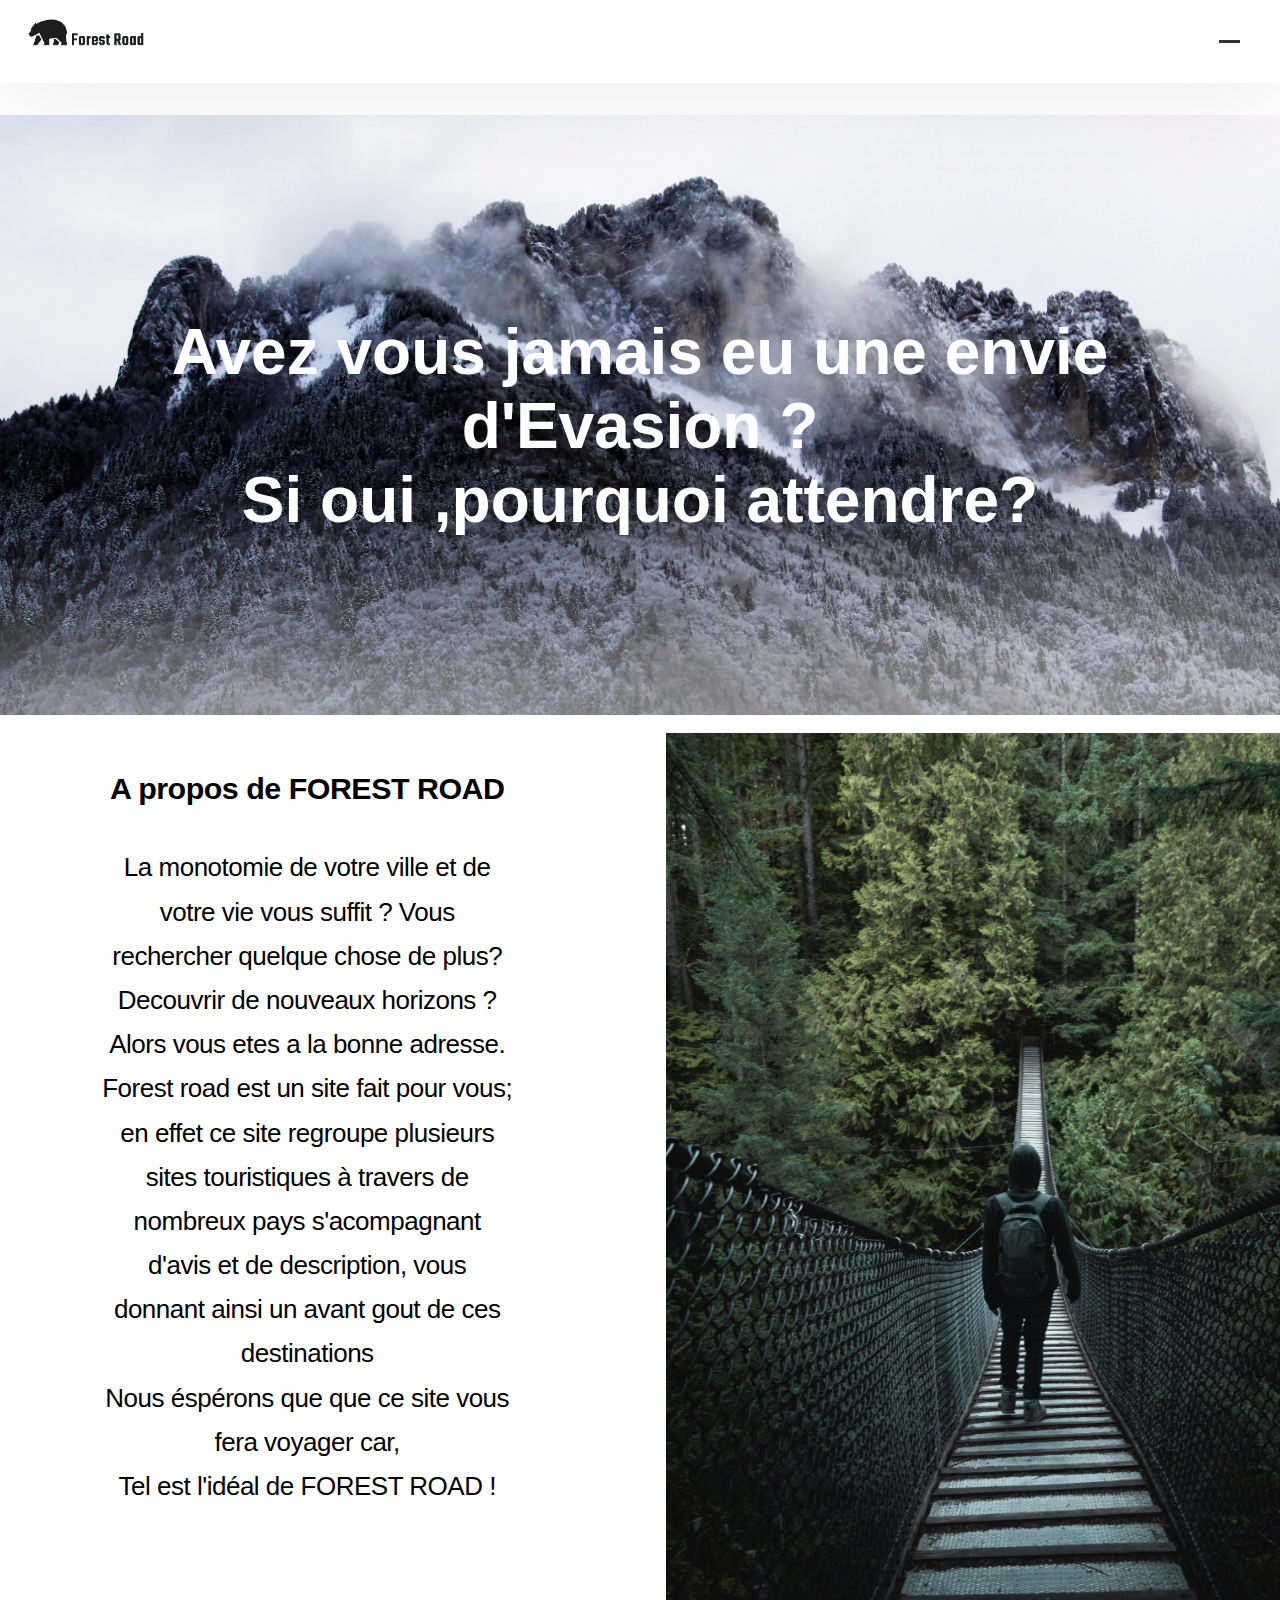
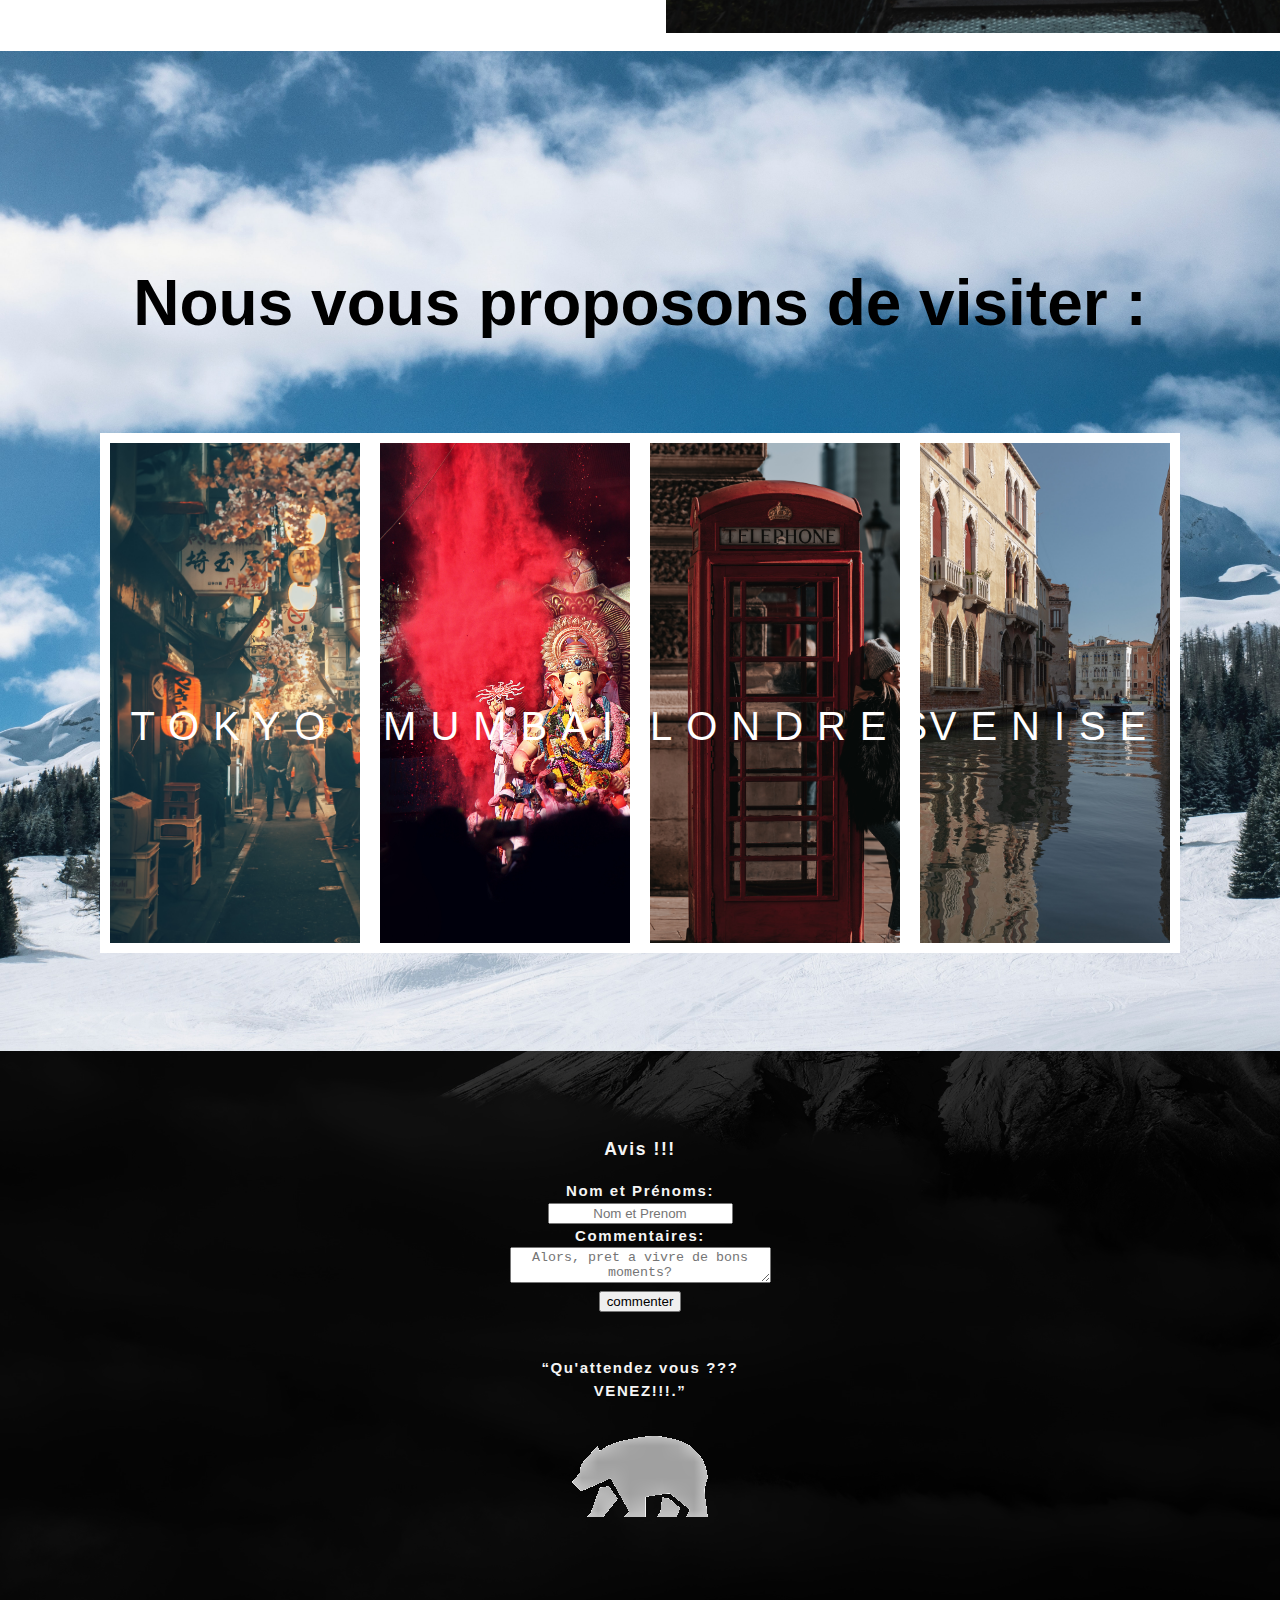
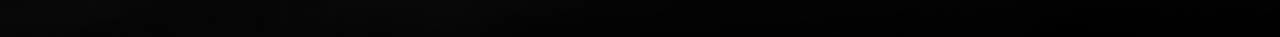
<file: index.html>
<!DOCTYPE html>
<html lang="en">
  <head>
    <meta charset="UTF-8">
    <meta name="viewport" content="width=, initial-scale=1.0">
    <link rel="stylesheet" href="index.css">
    <title>Document</title>
</head>

        <!-- l'entete-->
<header class="header">
    <a href="./index.html" class="logo"><img id="logo" src="./MesDocuments/Screenshot (183).png" alt="Let's share the world"></a>
    <input type="checkbox" class="menu-btn" id="menu-btn">
    <label for="menu-btn" class="menu-icon"><span class="nav-icon"></span></label>
    <ul class="menu"><h3>
        <li id="un"><a href="./index.html">ACCUEIL</a></li>
        <li><a href="./Tokyo.html">TOKYO</a></li>
        <li><a href="./Mumbai.html">MUMBAI</a></li>
        <li><a href="./Venise.html">VENISE</a></li>
        <li><a href="./Londre.html">LONDRES</a></li></h3>
    </ul>
</header>
<br><br><br><br>
<body>

<div class="rowx1" style="height: 600px;background-size: cover;background-image: url(./MesDocuments/jacques-dillies-HCJsQBbbxIE-unsplash.jpg);">
    <div class="Atexte">
        <h1 style="padding: 200px 0px 200px 0px; color: white;">Avez vous jamais eu une envie<br> d'<strong>Evasion ?</strong><br>Si oui ,pourquoi attendre?</h1>
    </div>
</div>

<br>

<div class="rowx2" style="height: 900px;">
    <div class="Btexte" style="height:inherit;width: 48%;float: left;font-size: 26px;line-height: 1.7;letter-spacing: -0.019em;font-weight: 100;font-style: normal;">
        <h3>A propos de FOREST ROAD</h3>
        <P style="margin: 0px 100px;">La monotomie de votre ville et de votre vie vous suffit ? Vous rechercher quelque chose de plus? Decouvrir de nouveaux horizons ? <br> Alors vous etes a la bonne adresse. Forest road est un site fait pour vous; en effet ce site regroupe plusieurs sites touristiques à travers de nombreux pays s'acompagnant d'avis et de description, vous donnant ainsi un avant gout de ces destinations<br>Nous éspérons que que ce site vous fera voyager car,<br>Tel est l'idéal de <strong>FOREST ROAD !</strong></P>
    </div>
    <div class="Bimage" style="width: 48%;height: inherit;float: right;background-size: cover;background-image: url(./MesDocuments/yann-allegre-wO3vU9ZunoU-unsplash.jpg);">
    </div>
</div>


<br>

<div class="rowx3" style="background-size: cover;background-image: url(./MesDocuments/joachim-lesne-j1bsnx6ZFmg-unsplash.jpg);height: 800px;padding: 100px;">
    <br><br><br><br>
        <h1>Nous vous proposons de visiter :</h1>
    <div>
        <div class="lieu1" style="border: 10px solid white;margin:50px 0px;width: 250px; height: 500px; float: left; background-image: url(./MesDocuments/yoav-aziz-tKCd-IWc4gI-unsplash.jpg);background-size: cover;">
            <a class="transitionStylee" href="./Tokyo.html"><h2>TOKYO</h2></a>
        </div>
        <div class="lieu2" style="border: 10px solid white;margin:50px 0px;width: 250px; height: 500px; float: left; background-image: url(./MesDocuments/ajeet-mestry-BtURpnC-J3U-unsplash.jpg);background-size: cover;">
            <a class="transitionStylee" href="./Mumbai.html"><h2>MUMBAI</h2></a>
        </div>
        <div class="lieu3" style="border: 10px solid white;margin:50px 0px;width: 250px; height: 500px;float:right; background-image: url(./MesDocuments/mahkeo-u1xlb8evCow-unsplash.jpg);background-size: cover;">
            <a class="transitionStylee" href="./Venise.html"><h2>VENISE</h2></a>
        </div>
        <div class="lieu4" style="border: 10px solid white;margin:50px 0px;width: 250px; height: 500px; float:right; background-image: url(./MesDocuments/sinval-carvalho-OuouT5dgZc0-unsplash.jpg);background-size: cover;">
            <a class="transitionStylee" href="./Londre.html"><h2>LONDRES</h2></a>
        </div>
    </div>
</div>
</body>

<footer style="background-size: cover;background-image: url(./MesDocuments/fuji-monochrome-7m.jpg);font-size: 15px;line-height: 1.5;letter-spacing: 0.106em;font-weight: 900;">
    <div class="footer">
        <div class="footercontainer" style="color: whitesmoke;background-color: rgba(0, 0, 0, 0.795);">
            <div>
            <form class="formulaire">
                <br><br><br>    
                    <h3>Avis !!!</h3>
                    <div>
                        <label for="NometPr&eacutenom">Nom et Pr&eacutenoms:</label><br>
                        <input type="text" placeholder="Nom et Prenom">
                    </div>
                    <div>
                        <label>Commentaires:</label><br>
                        <textarea placeholder="Alors, pret a vivre de bons moments?" name="commentaire" cols="30" rows="2"></textarea><br>
                        <input type="submit" value="commenter">
                    </div>
                    <div>
                        <br><br>
            </form>
            </div>
            <div class="citation">
                    <q>Qu'attendez vous ???<br>VENEZ!!!.</q>
                    <br>
                    <a href="#"><img src="./MesDocuments/Screenshot.png" alt=""></a>
            </div>
            <br><br><br><br>
        </div>
    </div>
</footer>
</html>
</file>
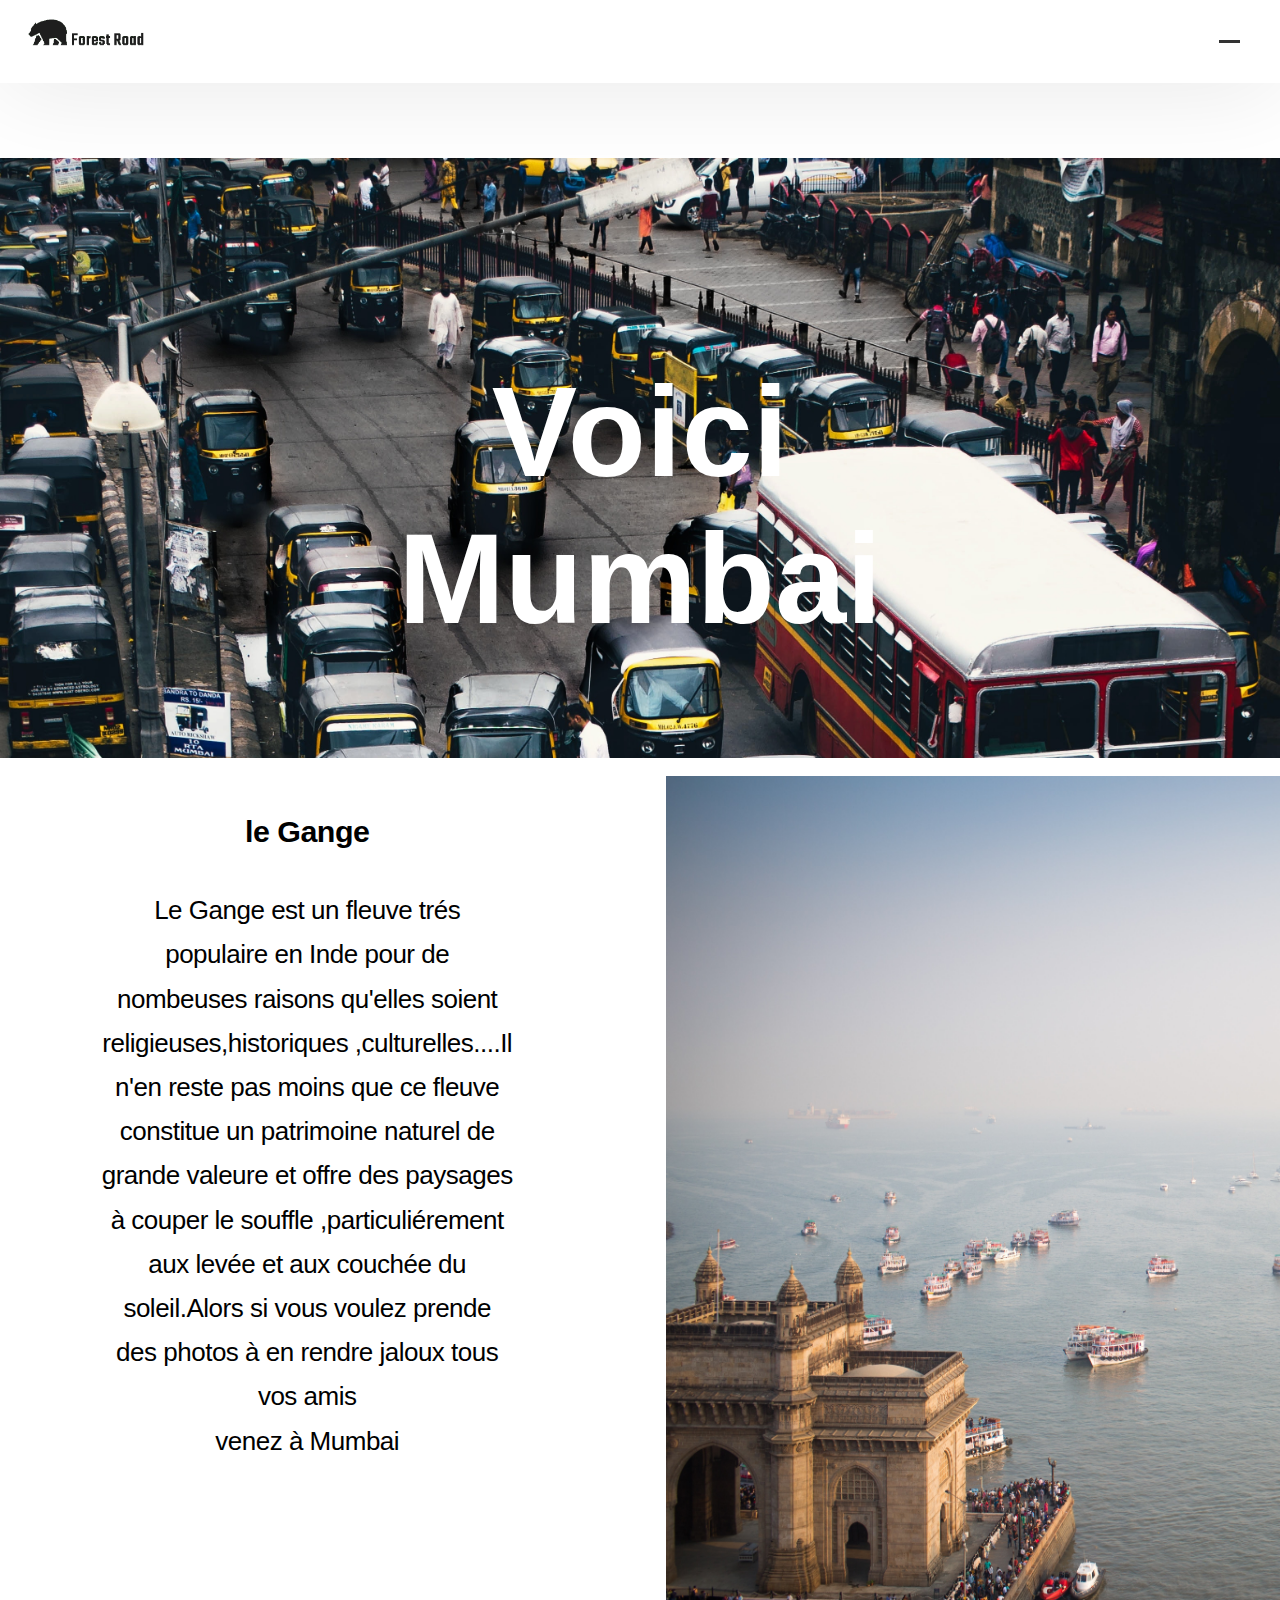
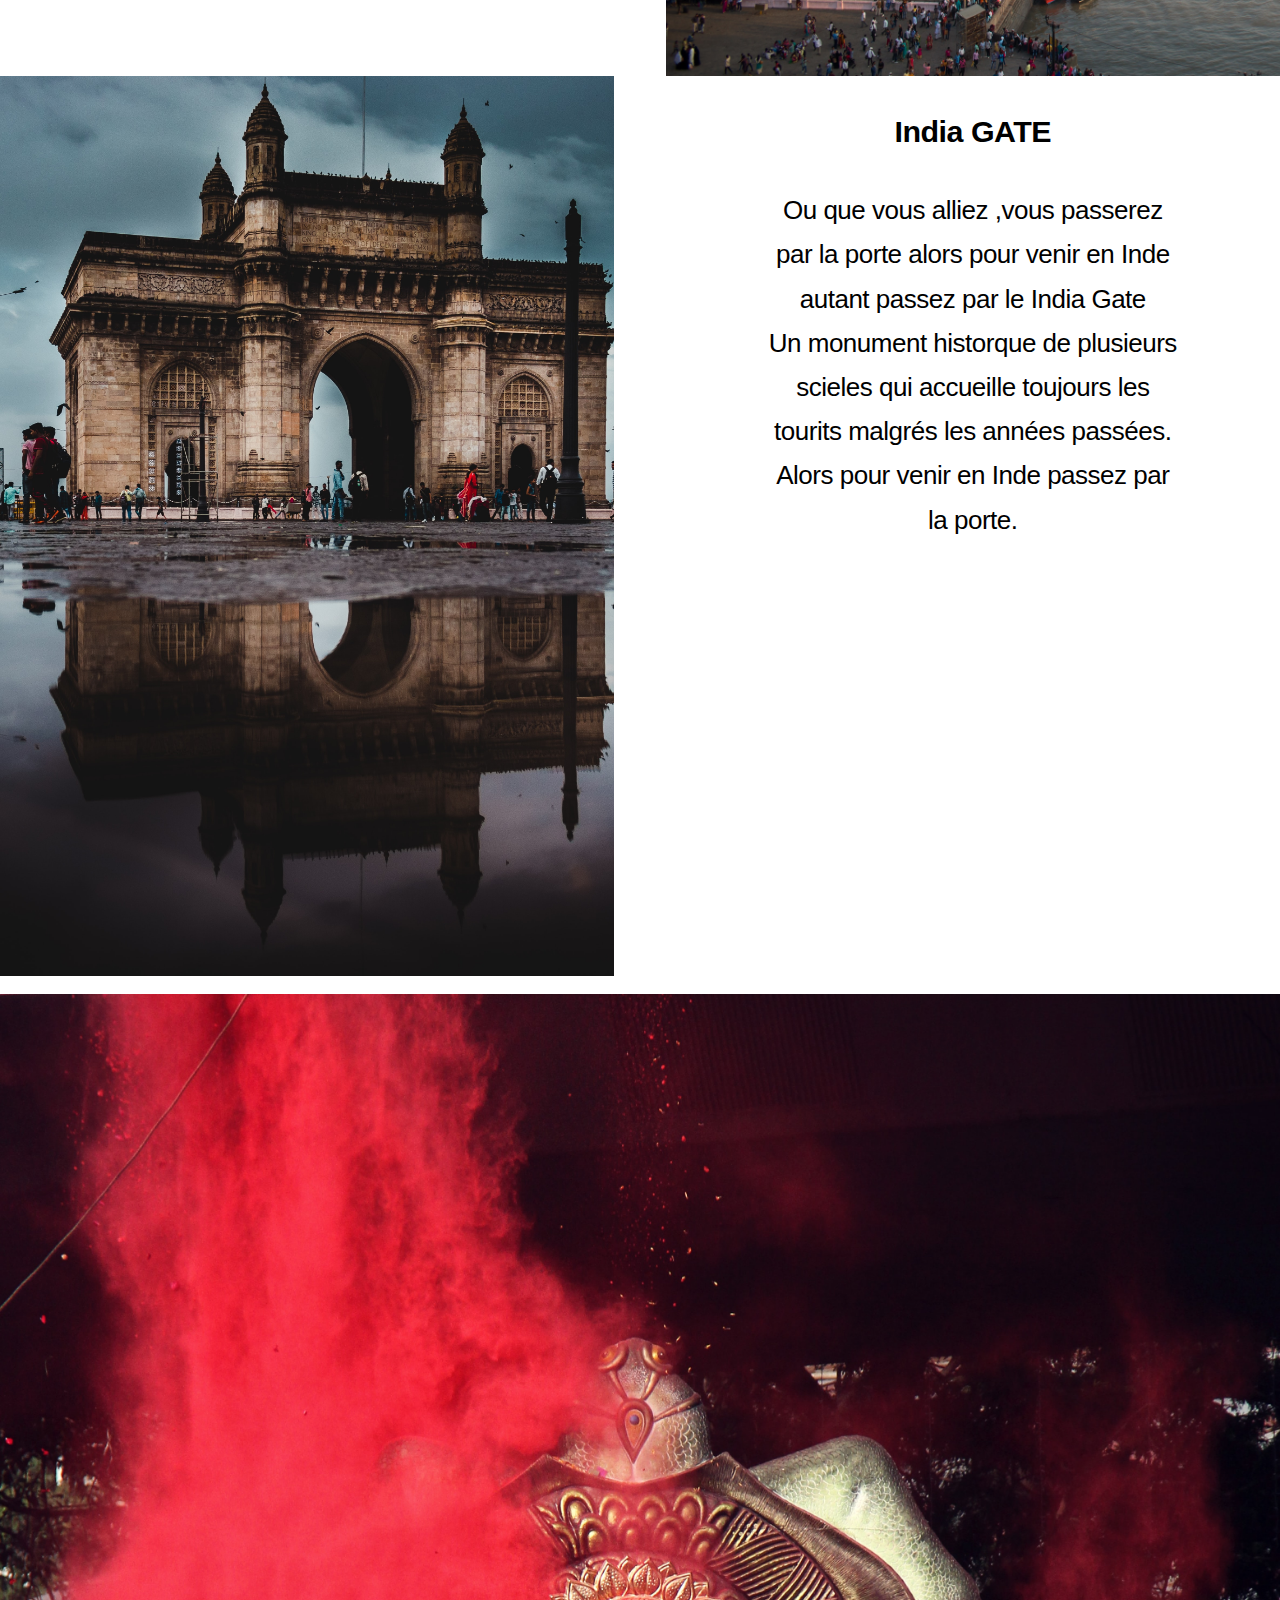
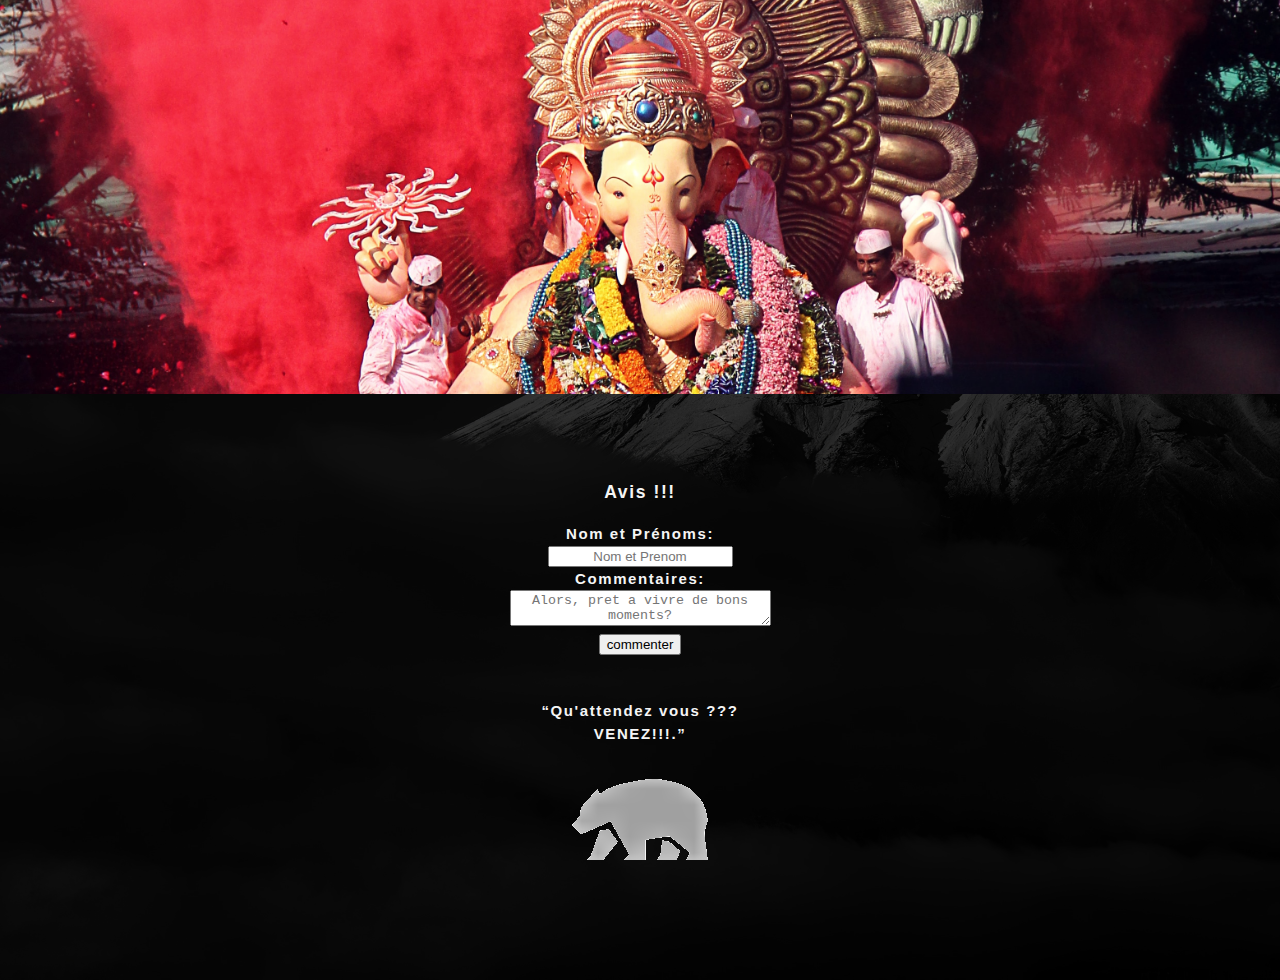
<file: Mumbai.html>
<!DOCTYPE html>
<html lang="en">
  <head>
    <meta charset="UTF-8">
    <meta name="viewport" content="width=, initial-scale=1.0">
    <link rel="stylesheet" href="Mumbai.css">
    <title>Document</title>
</head>

        <!-- l'entete-->
<header class="header">
    <a href="./index.html" class="logo"><img id="logo" src="./MesDocuments/Screenshot (183).png" alt="Let's share the world"></a>
    <input type="checkbox" class="menu-btn" id="menu-btn">
    <label for="menu-btn" class="menu-icon"><span class="nav-icon"></span></label>
    <ul class="menu"><h3>
        <li><a href="./index.html">ACCUEIL</a></li>
        <li><a href="./Tokyo.html">TOKYO</a></li>
        <li id="trois"><a href="./Mumbai.html">MUMBAI</a></li>
        <li><a href="./Venise.html">VENISE</a></li>
        <li><a href="./Londre.html">LONDRES</a></li></h3>
    </ul>
</header>
<br><br><br><br>
<body>

<div class="rowx1" style="height: 600px;background-size: cover;background-image: url(./MesDocuments/atharva-tulsi-poiZagysHEY-unsplash.jpg);">
    <div class="Atexte">
        <h1 style="padding: 200px 0px 200px 0px; color: white;">Voici<br><strong>Mumbai</strong><br></h1>
    </div>
</div>

<br>

<div class="rowx2" style="height: 900px;">
    <div class="Btexte" style="height:inherit;width: 48%;float: left;font-size: 26px;line-height: 1.7;letter-spacing: -0.019em;font-weight: 100;font-style: normal;">
        <h3>le Gange</h3>
        <P style="margin: 0px 100px;">Le Gange est un fleuve trés populaire en Inde pour de nombeuses raisons qu'elles soient religieuses,historiques ,culturelles....Il n'en reste pas moins que ce fleuve constitue un patrimoine naturel de grande valeure et offre des paysages à couper le souffle ,particuliérement aux levée et aux couchée du soleil.Alors si vous voulez prende des photos à en rendre jaloux tous vos amis<br>venez à Mumbai  </P>
    </div>
    <div class="Bimage" style="width: 48%;height: inherit;float: right;background-size: cover;background-image: url(./MesDocuments/raj-rana-YtfUqAPLqMk-unsplash.jpg);">
    </div>
</div>
<div class="rowx2" style="height: 900px;">
    <div class="Btexte" style="height:inherit;width: 48%;float: right;font-size: 26px;line-height: 1.7;letter-spacing: -0.019em;font-weight: 100;font-style: normal;">
        <h3>India GATE</h3>
        <P style="margin: 0px 100px;">Ou que vous alliez ,vous passerez par la porte alors pour venir en Inde autant passez par le India Gate<br>Un monument historque de plusieurs scieles qui accueille toujours les tourits malgrés les années passées.<br>Alors pour venir en Inde passez par la porte. </P>
    </div>
    <div class="Bimage" style="width: 48%;height: inherit;float: left;;background-size: cover;background-image: url(./MesDocuments/parth-vyas-J4Ui2ch3oRU-unsplash.jpg);">
    </div>
</div>

<br>

<div class="rowx3" style="background-size: cover;background-image: url(./MesDocuments/ajeet-mestry-BtURpnC-J3U-unsplash.jpg);height: 800px;padding: 100px;">
    <br><br><br><br>
   
</div>
</body>

<footer style="background-size: cover;background-image: url(./MesDocuments/fuji-monochrome-7m.jpg);font-size: 15px;line-height: 1.5;letter-spacing: 0.106em;font-weight: 900;">
    <div class="footer">
        <div class="footercontainer" style="color: whitesmoke;background-color: rgba(0, 0, 0, 0.795);">
            <div>
            <form class="formulaire">
                <br><br><br>    
                    <h3>Avis !!!</h3>
                    <div>
                        <label for="NometPr&eacutenom">Nom et Pr&eacutenoms:</label><br>
                        <input type="text" placeholder="Nom et Prenom">
                    </div>
                    <div>
                        <label>Commentaires:</label><br>
                        <textarea placeholder="Alors, pret a vivre de bons moments?" name="commentaire" cols="30" rows="2"></textarea><br>
                        <input type="submit" value="commenter">
                    </div>
                    <div>
                        <br><br>
            </form>
            </div>
            <div class="citation">
                    <q>Qu'attendez vous ???<br>VENEZ!!!.</q>
                    <br>
                    <a href="#"><img src="./MesDocuments/Screenshot.png" alt=""></a>
            </div>
            <br><br><br><br>
        </div>
    </div>
</footer>
</html>
</file>
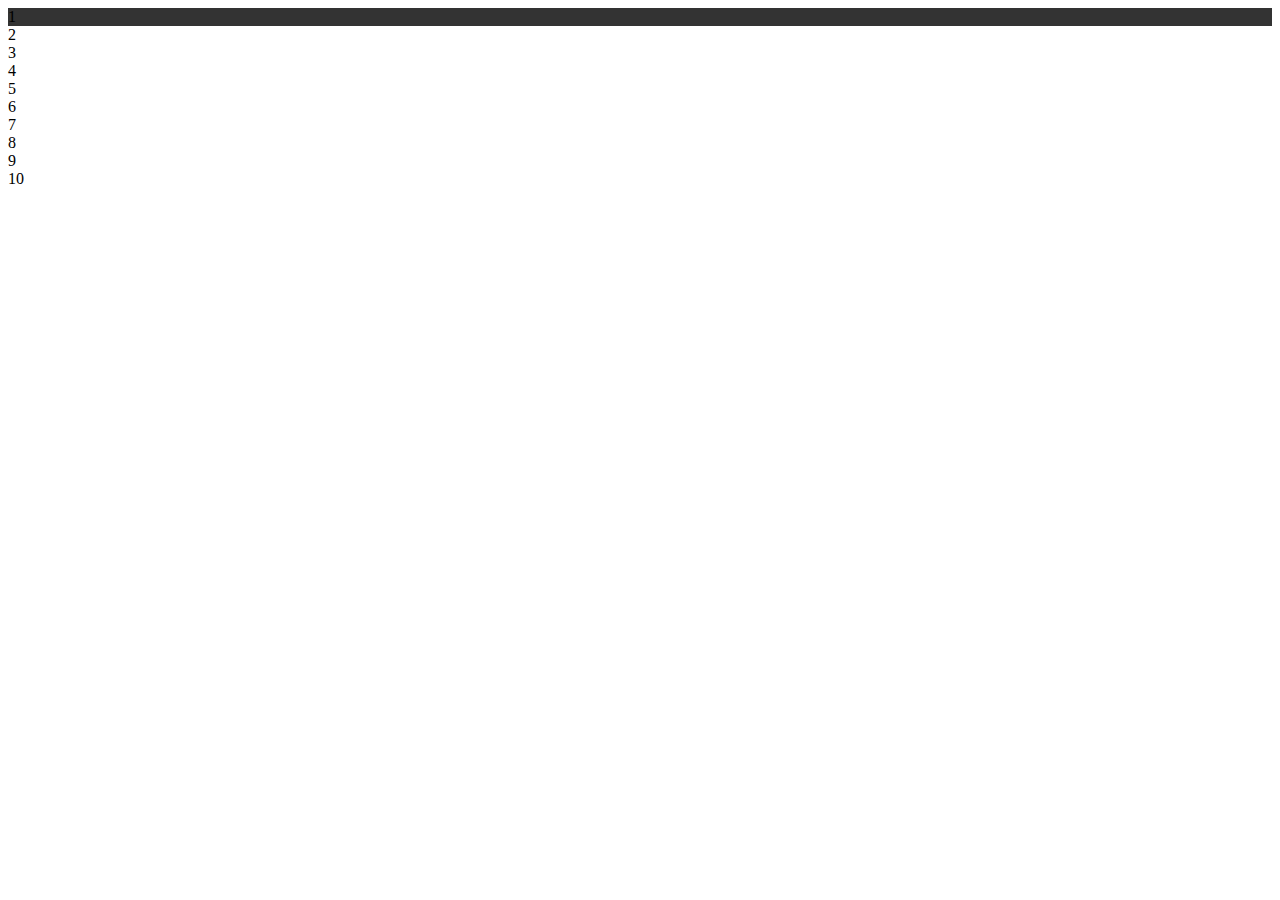
<file: Untitled-1.html>
<!DOCTYPE html>
<html lang="en">
<head>
    <meta charset="UTF-8">
    <meta name="viewport" content="width=, initial-scale=1.0">
    <title>Document</title>
<link rel="stylesheet" href="untitled.css">
</head>
<body>
    
    <div class="u1">1</div>
    <div class="u2">2</div>
    <div class="u3">3</div>
    <div class="u4">4</div>
    <div class="u5">5</div>
    <div class="u6">6</div>
    <div class="u7">7</div>
    <div class="u8">8</div>
    <div class="u9">9</div>
    <div class="u10">10</div>
</body>
</html>
</file>
<file: index.css>
body{
    margin: 0;
    font-family: 'Trebuchet MS', 'Lucida Sans Unicode', 'Lucida Grande', 'Lucida Sans', Arial, sans-serif;
}
*{
    text-align: center;
}


/* Le Header */
a{
    color: #000;
}
.header{
    background-color: #fff;
    box-shadow: 1px 1px 100px 1px rgba(0,0,0, .1);
    position: fixed;
    width: 100%;
    
}
.header ul{
    margin: 0;
    padding:0;
    list-style: none;
    overflow: hidden;
    background-color: #fff;
}
.header ul a{
    display: block;
    outline: 1px solid rgba(0, 0, 0, 0.541);
    padding: 20px;
    border-right: 1px solid #aaa;
    text-decoration: none;
}
.header ul a:hover{
    background-color: #ddd;
}
.header .logo img{ 
    float: left;
    display: block;
    width: 140px;
    height: 70px;
}
.header .logo{
    float: left;
    display: block;
    font-size: 0.2em;
    padding: 5px 20px;
}
.header .menu{
    clear:both;
    max-height: 0;
    transition: max-height .2s ease-out;
}
.header .menu-icon{
    padding: 20px 20px;
    margin: 20px;
    position: relative;
    float: right;
    cursor: pointer;
}
.header .menu-icon .nav-icon{
    background: #333;
    display: block;
    width: 21px;
    height: 3px;
    position: relative;
    transition: background .2s ease-out;
}
.header .menu-btn:checked ~ .menu{
    max-height: 250px;
}
.header .menu-btn{
display: none;
}
.header .menu-btn:checked ~ .menu-icon .nav-icon{
    transform:rotate(90deg);
}
.header li{
    float: left;
}
.header li a{
padding: 20px 30px;
}
.header .menu-icon{
    clear: none;
    float: right;
    max-height: none;
}
.header .menu-icon{
    display: block;
}

/* le contenu est de la sorte */

.btexte{
    width: 40%;
    margin: 0;
top: 0;
bottom: 0;
}
.Bimg{
    width: 100%;
}
h2{
    color: white;
    padding: 250px 0px;
    font-size: 40px;
    line-height: 0;
    letter-spacing: 0.349em;
    font-weight: 100;
    font-style: normal;
}
a{
    text-decoration: none;
}
.transitionStylee :hover{
    cursor: pointer;
    color: white;
    padding: 225px 0px;
    font-size: 40px;
    line-height: 0;
    letter-spacing: 0.349em;
    font-weight: 100;
    font-style: italic;
}
h1{ 
    font-size: 4em;
}
#un{background-color: rgba(128, 128, 128, 0.445);}
</file>
<file: Mumbai.css>
body{
    margin: 0;
    font-family: 'Trebuchet MS', 'Lucida Sans Unicode', 'Lucida Grande', 'Lucida Sans', Arial, sans-serif;
}
*{
    text-align: center;
}


/* Le Header */
a{
    color: #000;
}
.header{
    background-color: #fff;
    box-shadow: 1px 1px 100px 1px rgba(0,0,0, .1);
    position: fixed;
    width: 100%;
}
.header ul{
    margin: 0;
    padding:0;
    list-style: none;
    overflow: hidden;
    background-color: #fff;
}
.header ul a{
    display: block;
    outline: 1px solid rgba(0, 0, 0, 0.541);
    padding: 20px;
    border-right: 1px solid #aaa;
    text-decoration: none;
}
.header ul a:hover{
    background-color: #ddd;
}
.header .logo img{ 
    float: left;
    display: block;
    width: 140px;
    height: 70px;
}
.header .logo{
    float: left;
    display: block;
    font-size: 0.2em;
    padding: 5px 20px;
}
.header .menu{
    clear:both;
    max-height: 0;
    transition: max-height .2s ease-out;
}
.header .menu-icon{
    padding: 20px 20px;
    margin: 20px;
    position: relative;
    float: right;
    cursor: pointer;
}
.header .menu-icon .nav-icon{
    background: #333;
    display: block;
    width: 21px;
    height: 3px;
    position: relative;
    transition: background .2s ease-out;
}
.header .menu-btn:checked ~ .menu{
    max-height: 250px;
}
.header .menu-btn{
display: none;
}
.header .menu-btn:checked ~ .menu-icon .nav-icon{
    transform:rotate(90deg);
}
.header li{
    float: left;
}
.header li a{
padding: 20px 30px;
}
.header .menu-icon{
    clear: none;
    float: right;
    max-height: none;
}
.header .menu-icon{
    display: block;
}

/* le contenu est de la sorte */

.btexte{
    width: 40%;
    margin: 0;
top: 0;
bottom: 0;
}
.Bimg{
    width: 100%;
}
h2{
    color: white;
    padding: 250px 0px;
    font-size: 40px;
    line-height: 0;
    letter-spacing: 0.349em;
    font-weight: 100;
    font-style: normal;
}
a{
    text-decoration: none;
}
.transitionStylee :hover{
    cursor: pointer;
    color: white;
    padding: 225px 0px;
    font-size: 40px;
    line-height: 0;
    letter-spacing: 0.349em;
    font-weight: 100;
    font-style: italic;
}
h1{ 
    font-size: 8em;
}
#trois{background-color: rgba(0, 0, 0, 0.555);}
</file>
<file: untitled.css>
.u1{
    BACKGROUND-color:#333;
}
</file>
